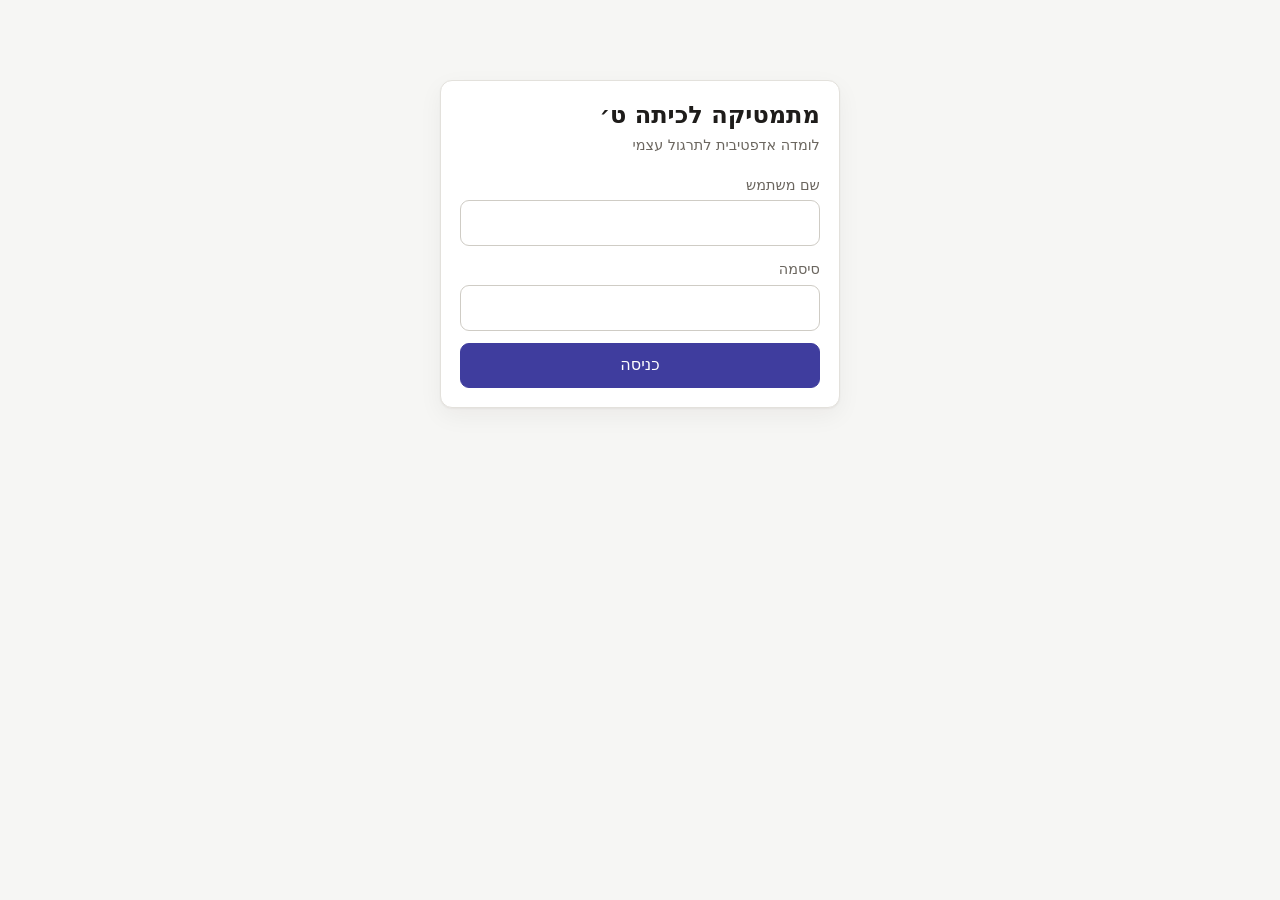
<file: index.html>
<!DOCTYPE html>
<html lang="he" dir="rtl">
<head>
  <meta charset="UTF-8">
  <meta name="viewport" content="width=device-width, initial-scale=1">
  <title>מתמטיקה לכיתה ט׳ — לומדה אדפטיבית לתרגול עצמי</title>
  <link rel="stylesheet" href="css/style.css">
</head>
<body>
  <header class="app-header" id="app-header" hidden>
    <div class="brand">
      מתמטיקה לכיתה ט׳
      <small>לומדה אדפטיבית לתרגול עצמי</small>
    </div>
    <nav id="nav"></nav>
  </header>
  <main id="app">
    <p class="muted">טוען…</p>
  </main>
  <script type="module" src="js/main.js"></script>
</body>
</html>
</file>
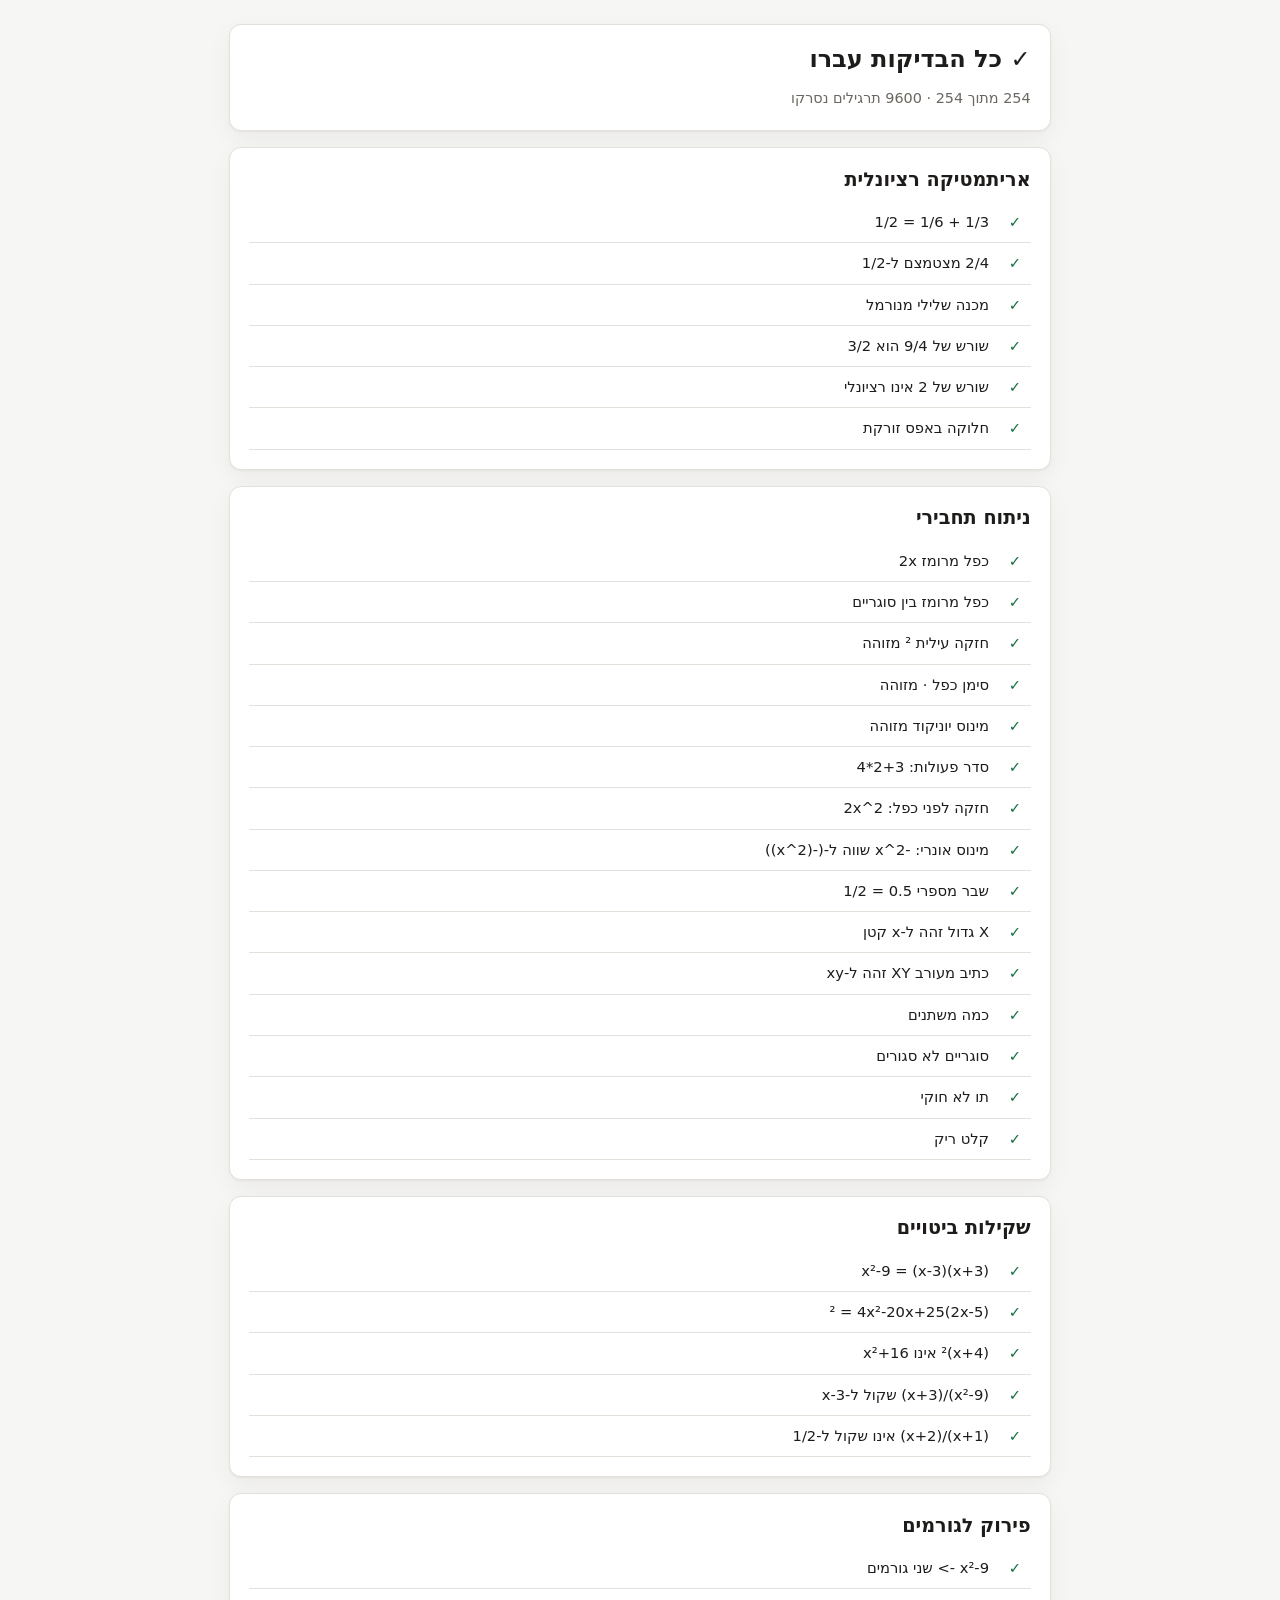
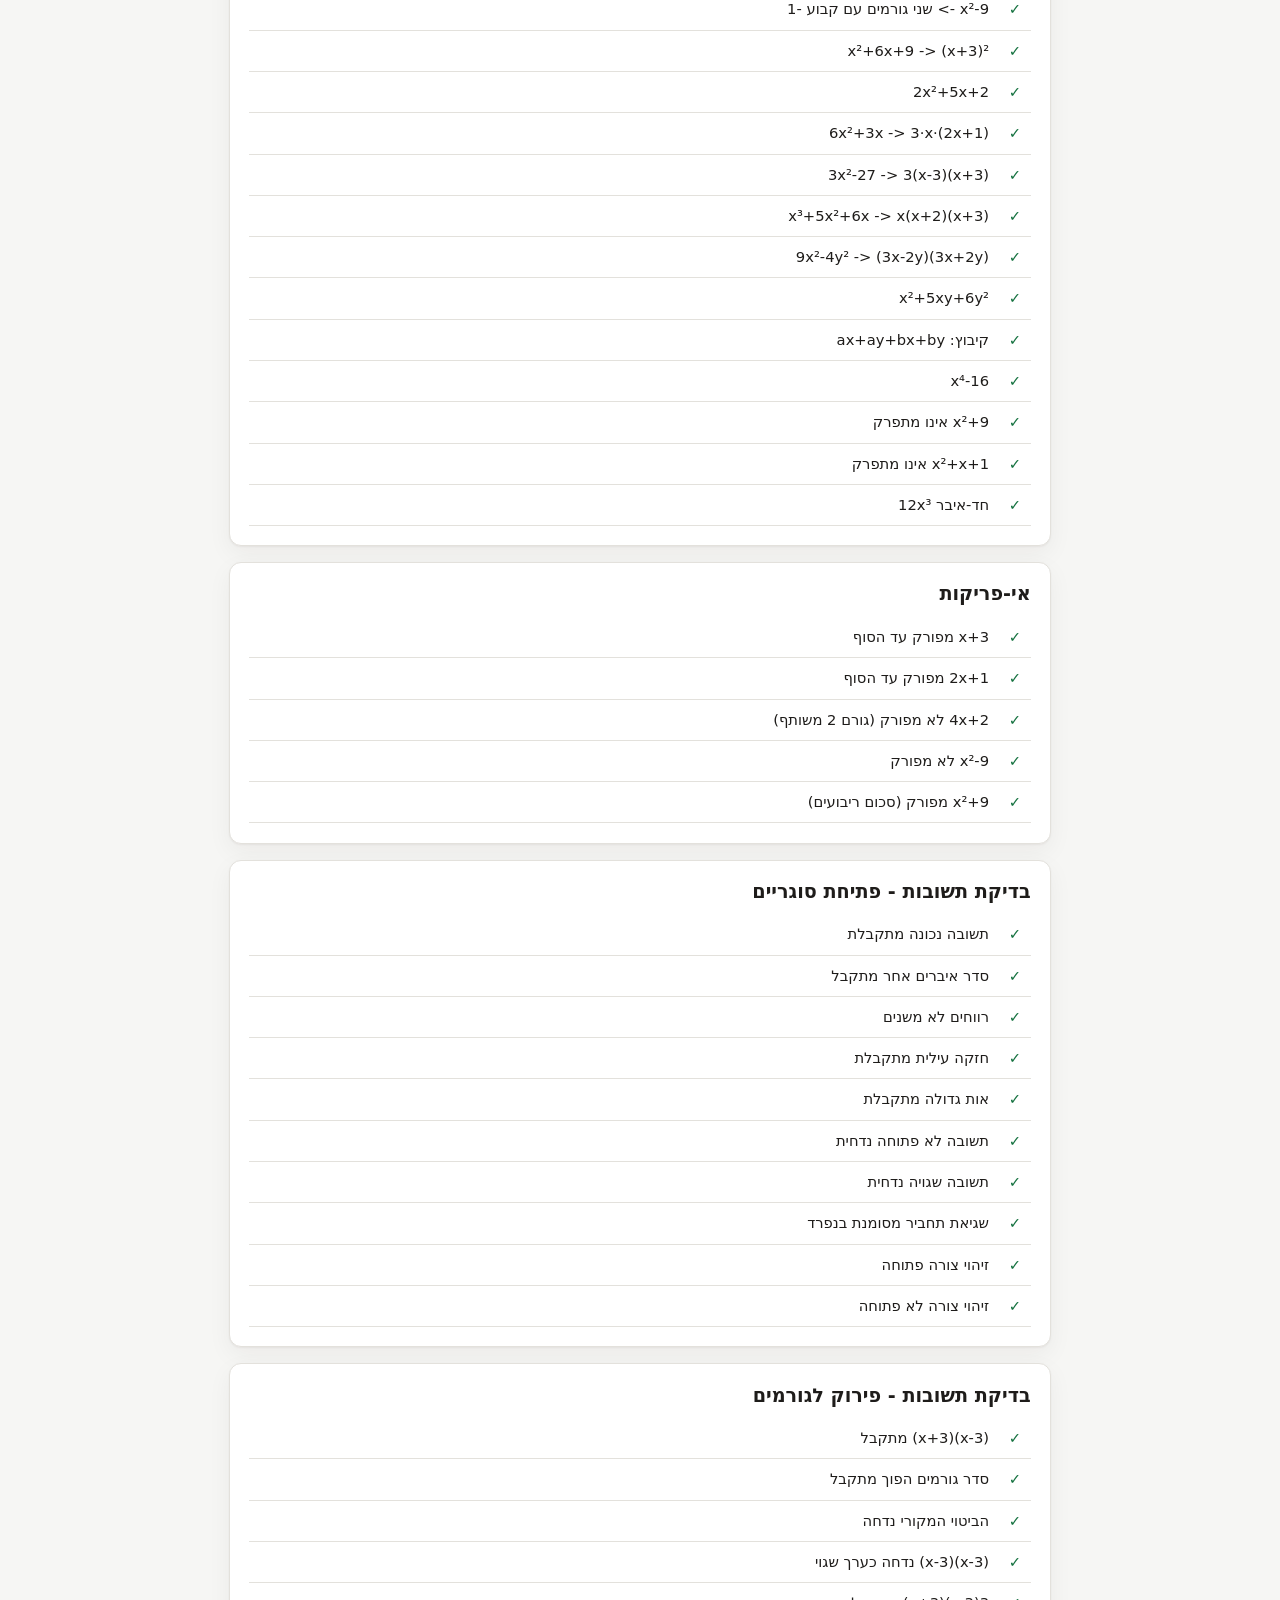
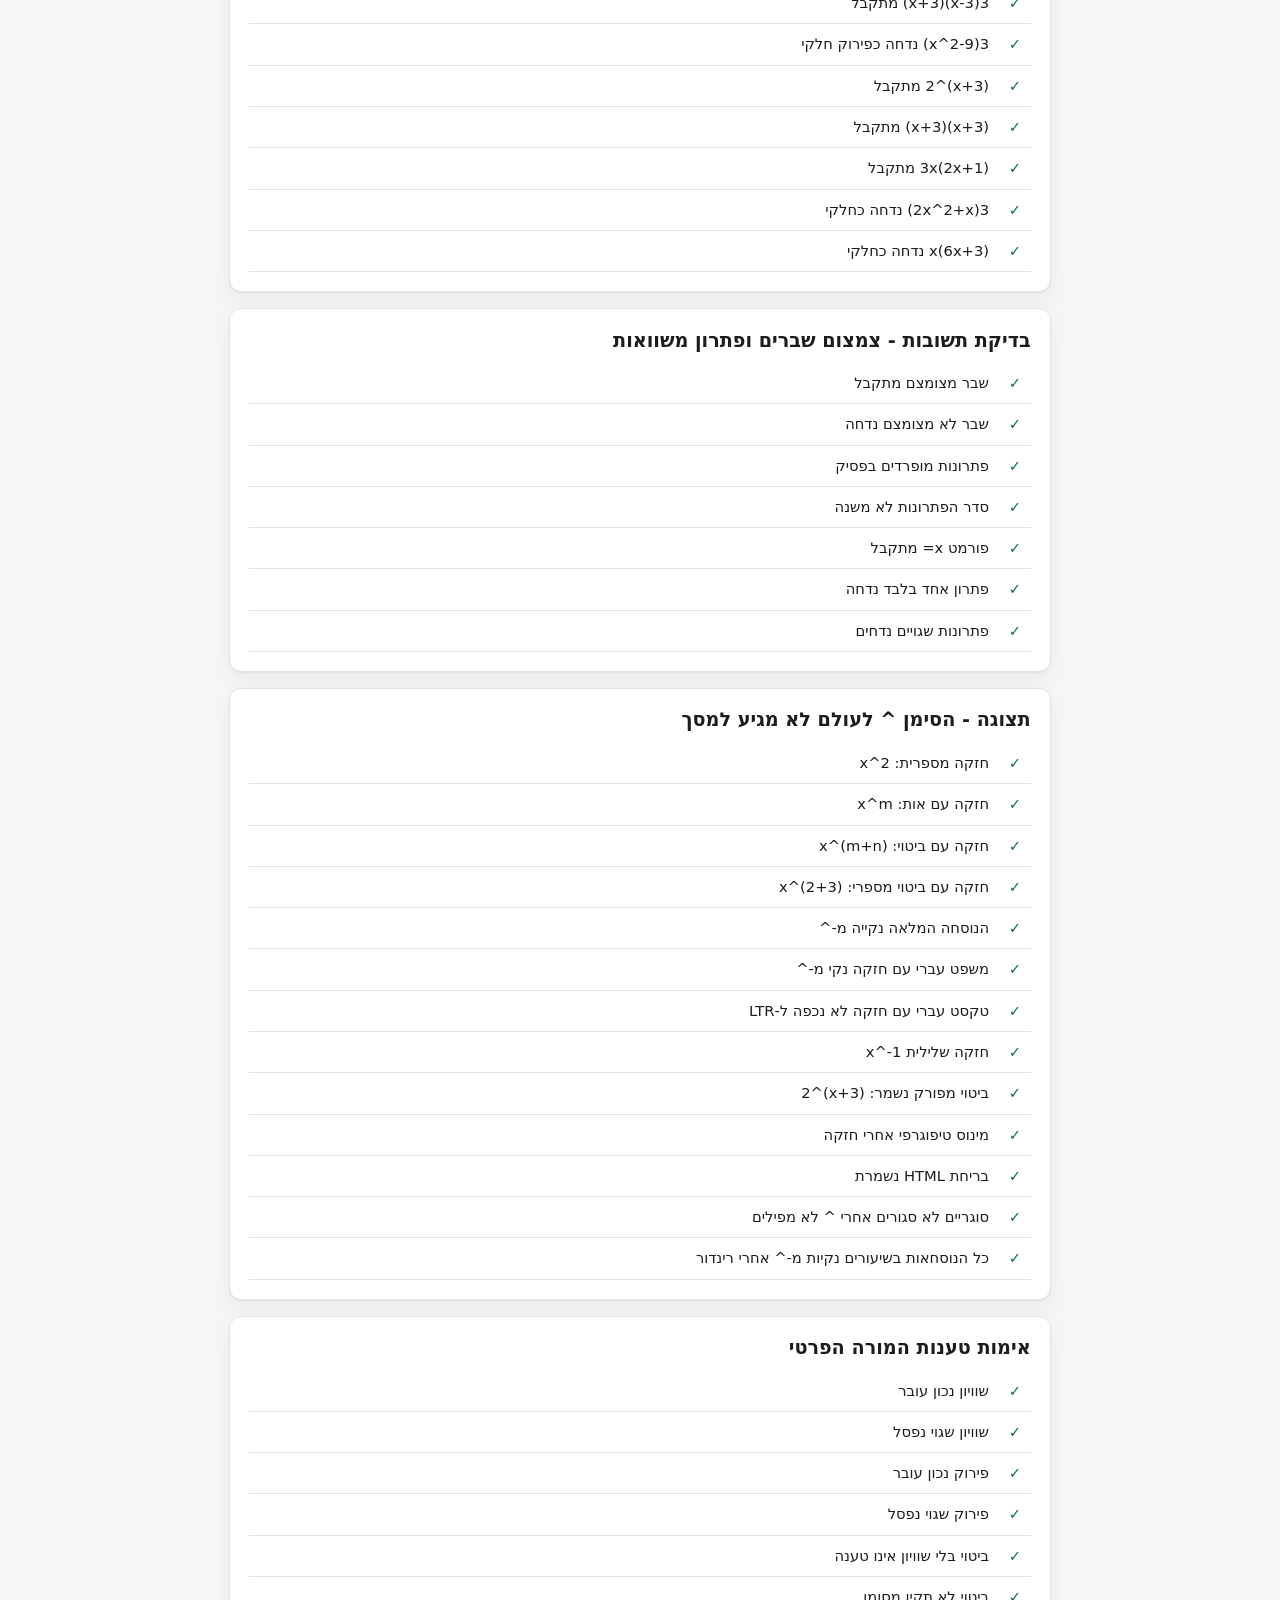
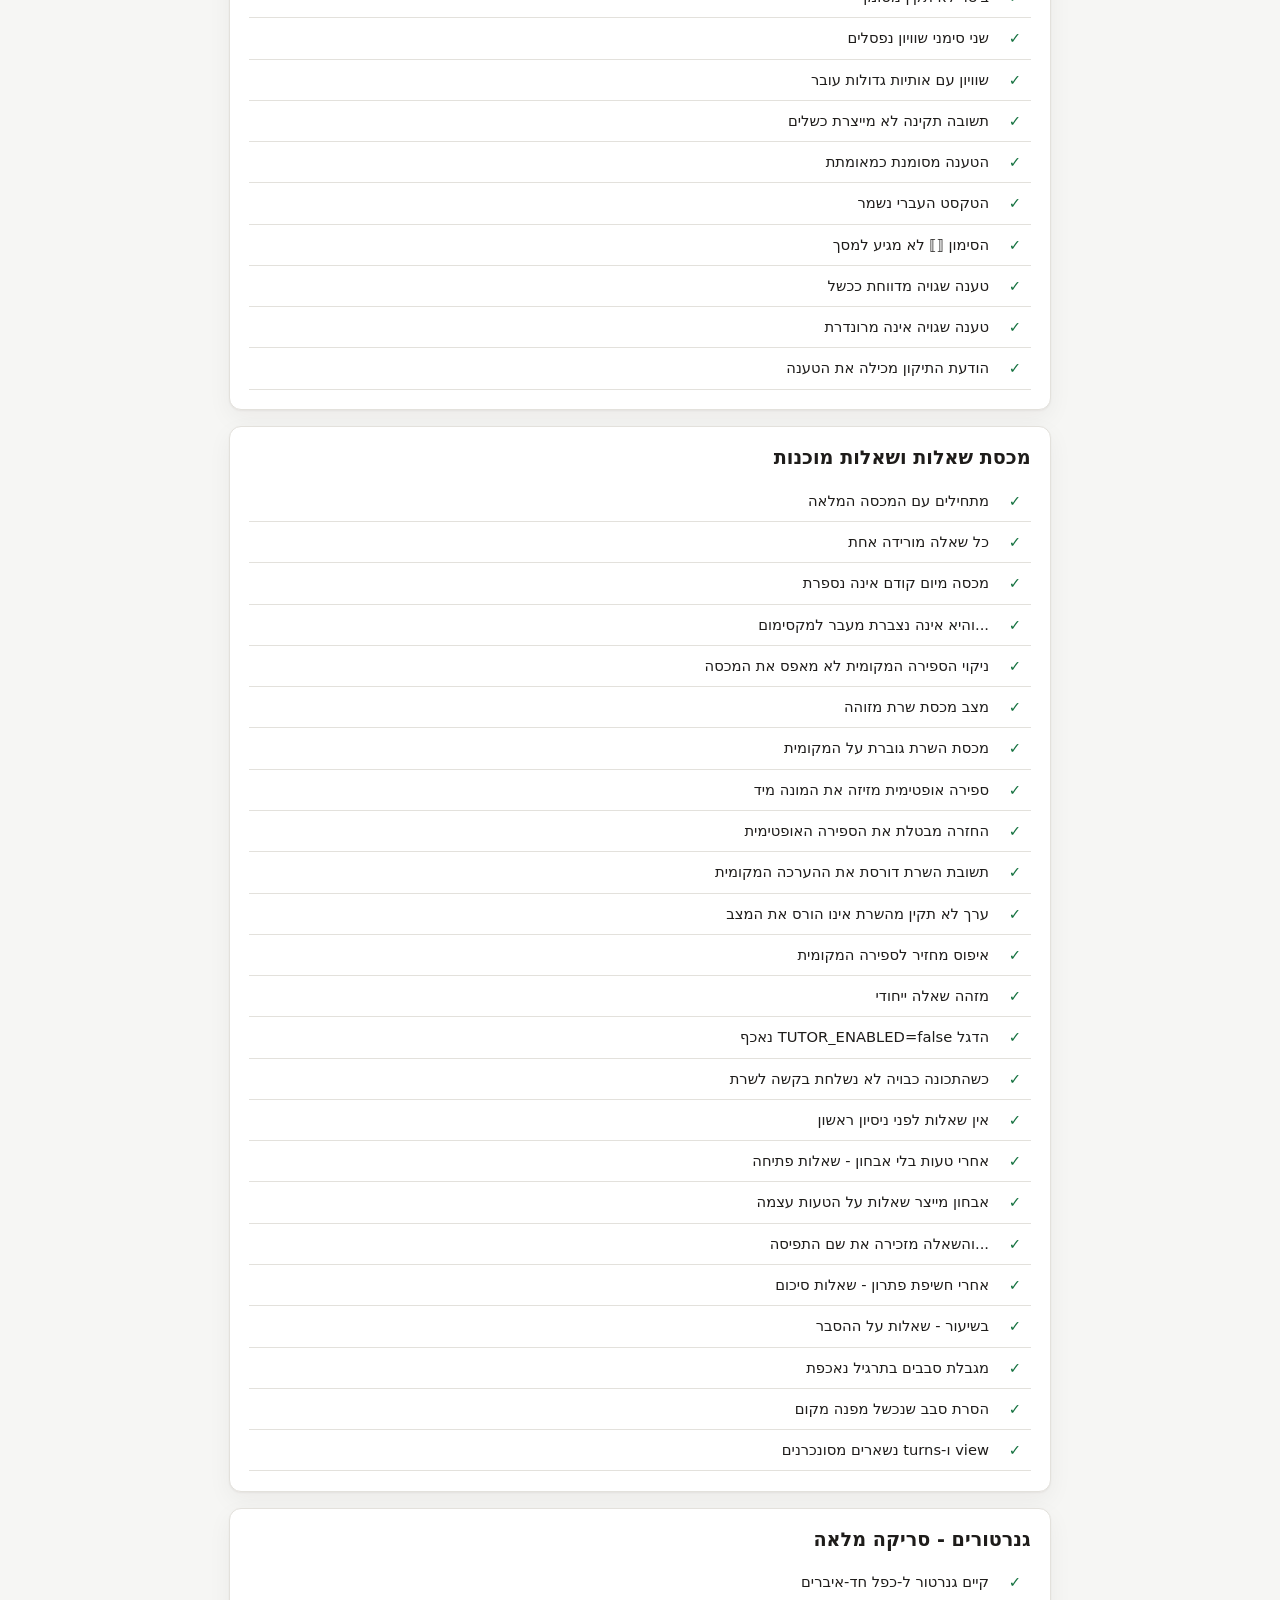
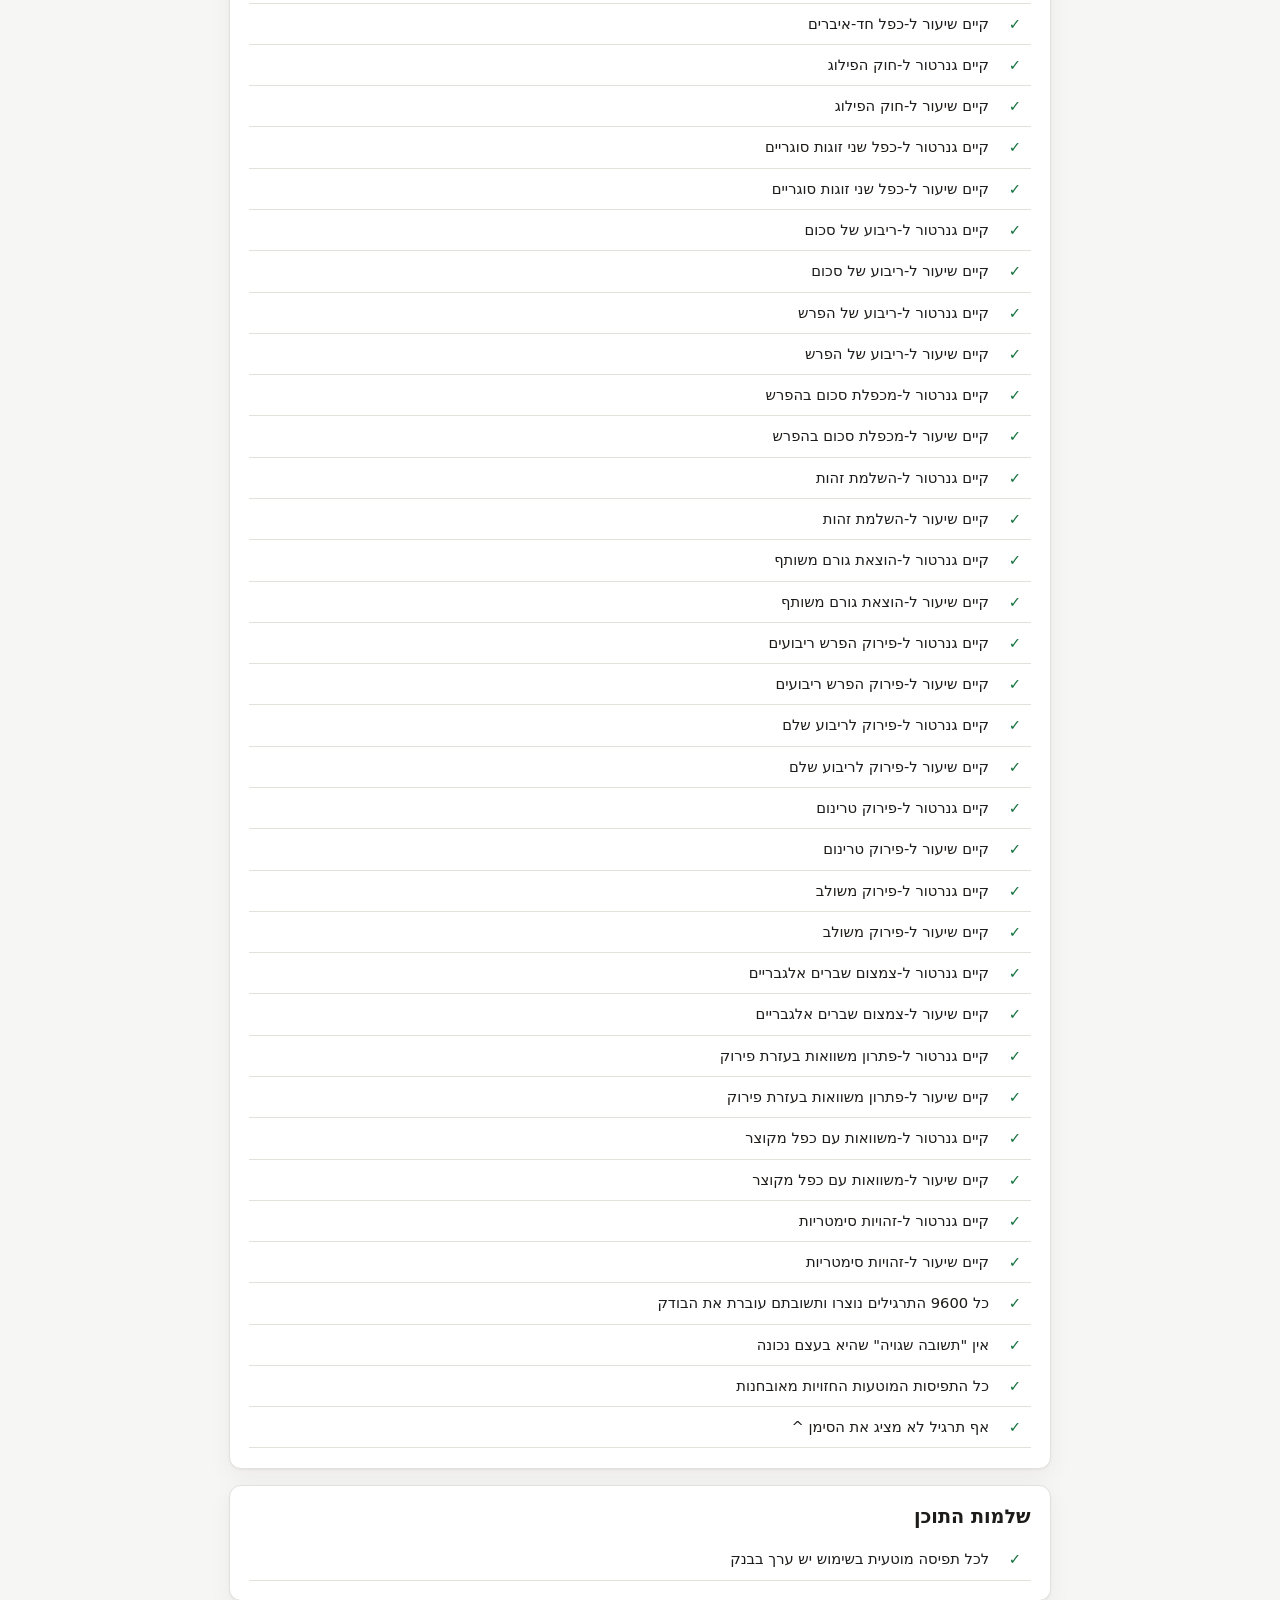
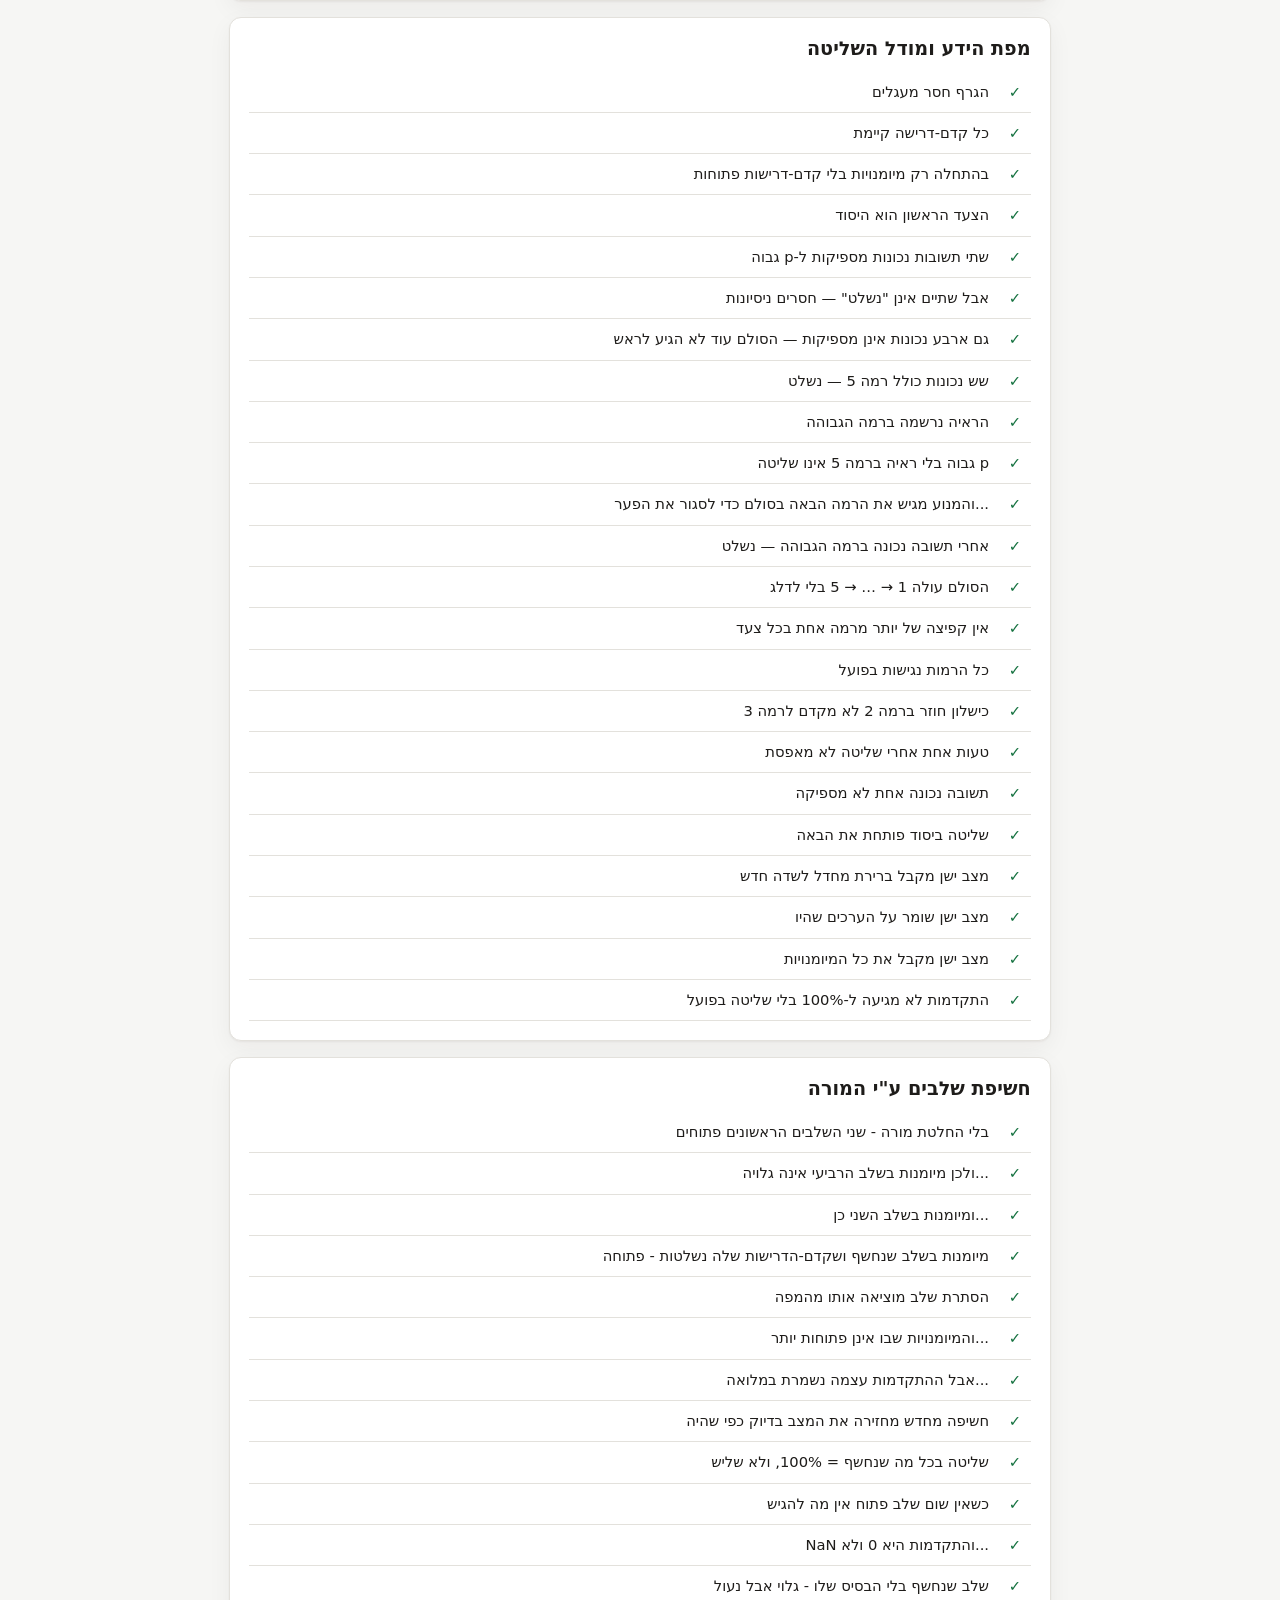
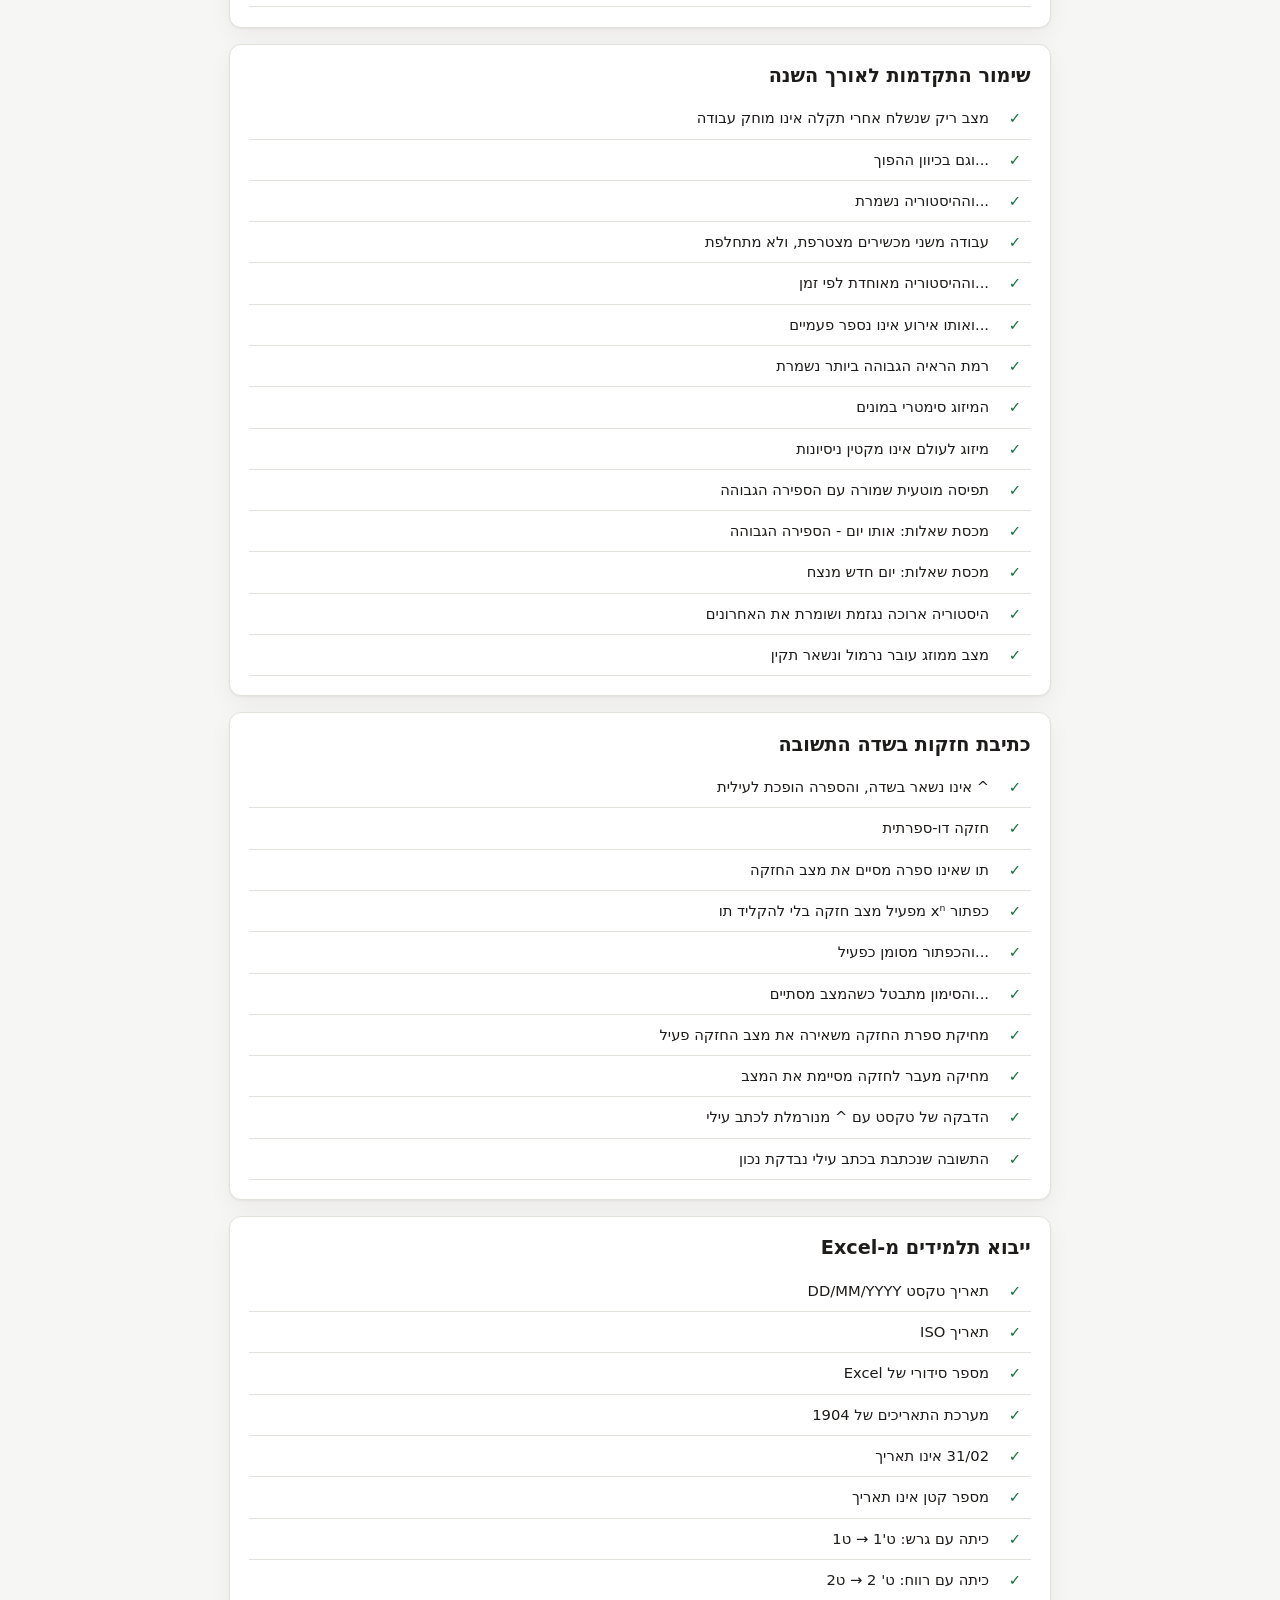
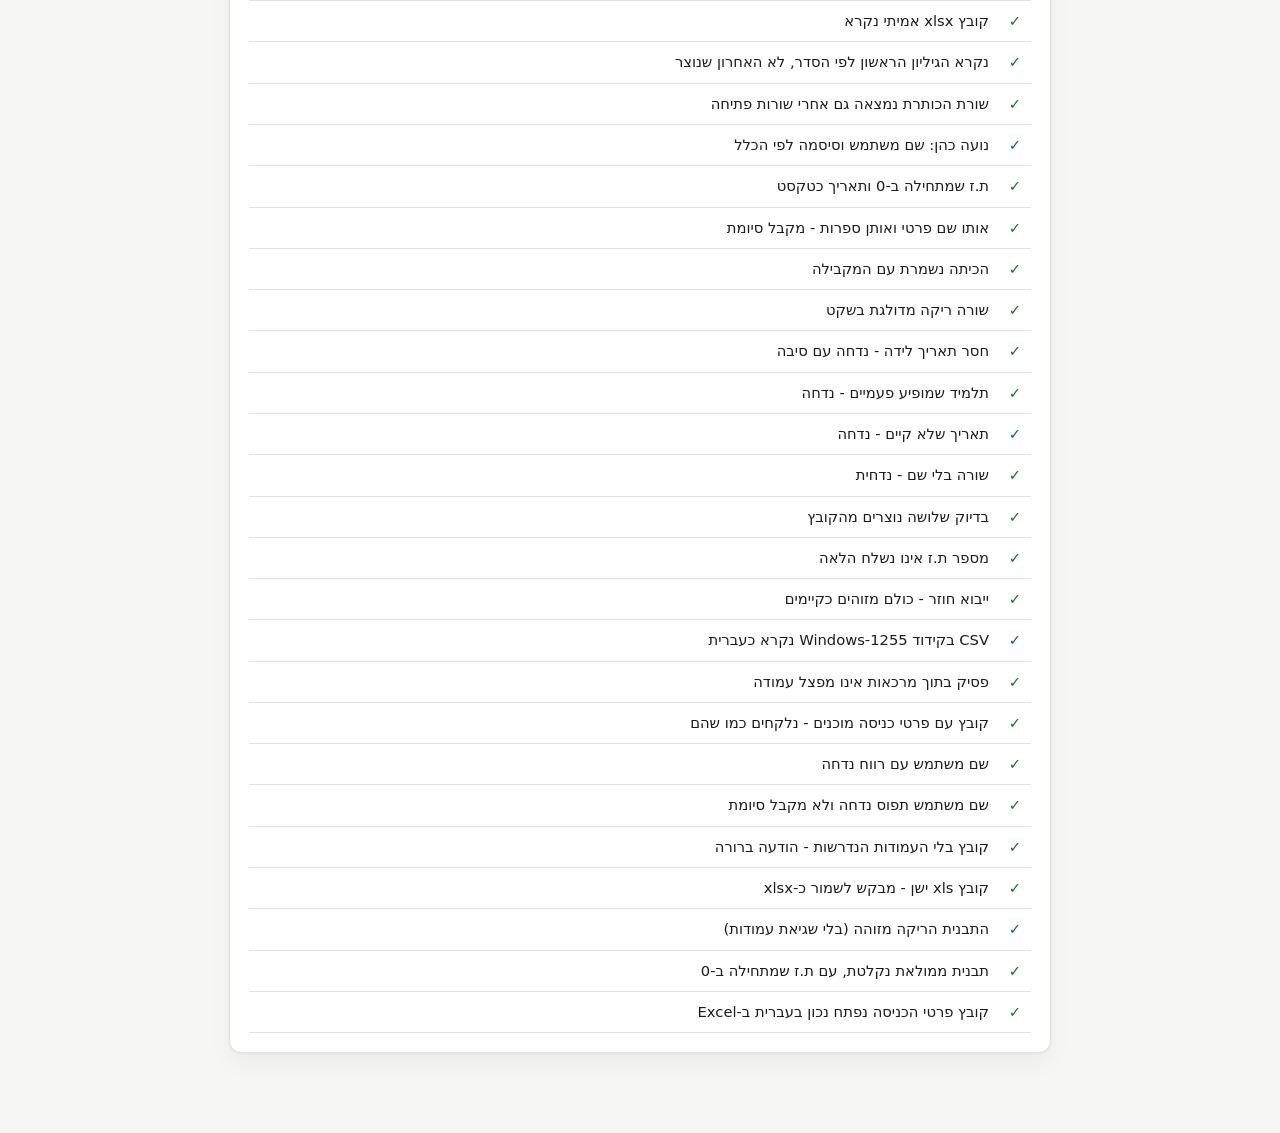
<file: tests/index.html>
<!DOCTYPE html>
<html lang="he" dir="rtl">
<head>
  <meta charset="UTF-8">
  <meta name="viewport" content="width=device-width, initial-scale=1">
  <title>בדיקות — מתמטיקה לכיתה ט׳</title>
  <link rel="stylesheet" href="../css/style.css">
</head>
<body>
  <main id="app"><p class="muted">מריץ בדיקות…</p></main>
  <script type="module">
    import { runAndReport } from './tests.js';
    runAndReport(document.getElementById('app'));
  </script>
</body>
</html>
</file>
<file: css/style.css>
/* ==========================================================================
   לומדת מתמטיקה ט' - עיצוב
   ממשק RTL, נקי ורגוע. הביטויים המתמטיים תמיד LTR בתוך זרימה עברית.
   ========================================================================== */

:root {
  --bg: #f6f6f4;
  --surface: #ffffff;
  --surface-2: #fbfbfa;
  --border: #e3e1dc;
  --border-strong: #cfccc5;
  --text: #1e1c1a;
  --text-dim: #6b665f;
  --accent: #3f3d9e;
  --accent-soft: #ecebf8;
  --ok: #14713f;
  --ok-soft: #e4f3ea;
  --warn: #8a5a00;
  --warn-soft: #fbf0da;
  --err: #a32036;
  --err-soft: #fbe9ec;
  --radius: 12px;
  --shadow: 0 1px 2px rgba(30, 28, 26, .05), 0 8px 24px rgba(30, 28, 26, .05);
}

* { box-sizing: border-box; }

/* חייב להופיע לפני הכללים שמגדירים display: כלל כמו .app-header{display:flex}
   גובר על ברירת המחדל של [hidden], והכותרת הייתה מופיעה גם במסך הכניסה. */
[hidden] { display: none !important; }

body {
  margin: 0;
  font-family: "Segoe UI", "Assistant", "Rubik", system-ui, sans-serif;
  background: var(--bg);
  color: var(--text);
  direction: rtl;
  line-height: 1.65;
  -webkit-font-smoothing: antialiased;
}

h1, h2, h3 { line-height: 1.3; margin: 0 0 .5em; font-weight: 650; }
h1 { font-size: 1.5rem; }
h2 { font-size: 1.2rem; }
h3 { font-size: 1rem; }
p { margin: 0 0 .8em; }

/* -------------------------------------------------------------- פריסה */
.app-header {
  background: var(--surface);
  border-bottom: 1px solid var(--border);
  padding: .7rem 1.2rem;
  display: flex;
  align-items: center;
  gap: 1rem;
  position: sticky;
  top: 0;
  z-index: 20;
}
.app-header .brand { font-weight: 700; letter-spacing: -.01em; }
.app-header .brand small { display: block; font-weight: 400; font-size: .75rem; color: var(--text-dim); }
.app-header nav { margin-inline-start: auto; display: flex; gap: .3rem; flex-wrap: wrap; }

main { max-width: 860px; margin: 0 auto; padding: 1.5rem 1.2rem 4rem; }

.card {
  background: var(--surface);
  border: 1px solid var(--border);
  border-radius: var(--radius);
  padding: 1.2rem;
  box-shadow: var(--shadow);
  margin-bottom: 1rem;
}

.stack { display: flex; flex-direction: column; gap: .75rem; }
.row { display: flex; gap: .6rem; flex-wrap: wrap; align-items: center; }
.spread { display: flex; justify-content: space-between; align-items: center; gap: 1rem; }
.muted { color: var(--text-dim); font-size: .9rem; }

/* -------------------------------------------------------------- כפתורים */
button {
  font: inherit;
  cursor: pointer;
  border-radius: 9px;
  border: 1px solid var(--border-strong);
  background: var(--surface);
  color: var(--text);
  padding: .5rem .95rem;
  transition: background .12s, border-color .12s, transform .06s;
}
button:hover:not(:disabled) { background: var(--surface-2); border-color: var(--text-dim); }
button:active:not(:disabled) { transform: translateY(1px); }
button:disabled { opacity: .5; cursor: not-allowed; }
button.primary { background: var(--accent); border-color: var(--accent); color: #fff; }
button.primary:hover:not(:disabled) { background: #34327f; border-color: #34327f; }
button.ghost { border-color: transparent; background: transparent; color: var(--accent); }
button.ghost:hover:not(:disabled) { background: var(--accent-soft); }
button.small { padding: .3rem .6rem; font-size: .85rem; }

input[type=text], input[type=password], select {
  font: inherit;
  padding: .55rem .7rem;
  border: 1px solid var(--border-strong);
  border-radius: 9px;
  background: var(--surface);
  color: var(--text);
  width: 100%;
}
input:focus, select:focus, button:focus-visible {
  outline: 2px solid var(--accent);
  outline-offset: 1px;
}
label { font-size: .9rem; color: var(--text-dim); display: block; margin-bottom: .2rem; }

/* -------------------------------------------------------------- ביטויים */
.expr {
  font-family: "Cambria Math", "Latin Modern Math", Georgia, "Times New Roman", serif;
  font-size: 1.05em;
  white-space: nowrap;
  unicode-bidi: isolate;
}
.expr sup { font-size: .72em; }
.exercise-expr { font-size: 1.9rem; display: block; margin: .6rem 0 1rem; letter-spacing: .01em; }
.answer-input {
  font-family: "Cambria Math", Georgia, serif;
  font-size: 1.25rem;
  direction: ltr;
  text-align: left;
}

/* -------------------------------------------------------------- מקלדת סמלים */
.symbol-bar { display: flex; gap: .35rem; flex-wrap: wrap; margin-top: .5rem; }
.symbol-bar button {
  font-family: "Cambria Math", Georgia, serif;
  min-width: 2.3rem;
  padding: .3rem .5rem;
  font-size: 1rem;
}
/* מצב חזקה פעיל: הספרות הבאות ייכתבו בכתב עילי */
.symbol-bar button.on,
.symbol-bar button.on:hover:not(:disabled) {
  background: var(--accent); border-color: var(--accent); color: #fff;
}

/* -------------------------------------------------------------- משוב */
.feedback { border-radius: var(--radius); padding: .9rem 1rem; margin-top: 1rem; border: 1px solid; }
.feedback.ok { background: var(--ok-soft); border-color: #b8dcc6; color: var(--ok); }
.feedback.err { background: var(--err-soft); border-color: #f0c4cc; color: var(--err); }
.feedback.warn { background: var(--warn-soft); border-color: #ecd9ab; color: var(--warn); }
.feedback strong { display: block; margin-bottom: .25rem; }
.feedback .expr { color: var(--text); }

.tutor {
  margin-top: .8rem;
  background: var(--accent-soft);
  border: 1px solid #d2cff0;
  border-radius: var(--radius);
  padding: .85rem 1rem;
}
.tutor .tutor-label {
  font-size: .75rem; font-weight: 700; letter-spacing: .04em;
  color: var(--accent); text-transform: uppercase; margin-bottom: .5rem;
}
.tutor-q {
  font-weight: 600;
  color: var(--accent);
  margin-bottom: .25rem;
}
.tutor-q::before { content: "› "; opacity: .6; }
.tutor-a { margin-bottom: .9rem; }
.tutor-a:last-of-type { margin-bottom: .6rem; }
.tutor-actions { display: flex; gap: .4rem; flex-wrap: wrap; }
.tutor-actions button { background: var(--surface); }
.tutor-busy { color: var(--text-dim); font-style: italic; }
.tutor-note { font-size: .88rem; color: var(--text-dim); }
.tutor-note.err { color: var(--err); }
.tutor-meta {
  margin-top: .6rem; font-size: .78rem; color: var(--text-dim);
  border-top: 1px solid #d2cff0; padding-top: .45rem;
}

/* שוויון שעבר אימות מול המנוע המתמטי - הסימון דיסקרטי בכוונה, הוא
   מאשר ולא מכריז. שוויון שנכשל אינו מגיע לכאן כלל. */
.claim { white-space: nowrap; }
.claim.verified::after {
  content: "✓";
  font-size: .7em;
  color: var(--ok);
  margin-inline-start: .15em;
  vertical-align: super;
}

/* -------------------------------------------------------------- מפת ידע */
.stage-title {
  font-size: .78rem; font-weight: 700; letter-spacing: .06em;
  color: var(--text-dim); text-transform: none;
  margin: 1.4rem 0 .5rem;
}
.skill-grid { display: grid; grid-template-columns: repeat(auto-fill, minmax(215px, 1fr)); gap: .7rem; }
.skill-card {
  border: 1px solid var(--border);
  border-radius: var(--radius);
  background: var(--surface);
  padding: .8rem .9rem;
  text-align: start;
  width: 100%;
  display: block;
}
.skill-card.locked { opacity: .55; background: var(--surface-2); }
.skill-card.mastered { border-color: #b8dcc6; background: var(--ok-soft); }
.skill-card .title { font-weight: 650; margin-bottom: .1rem; }
.skill-card .sub { font-size: .82rem; color: var(--text-dim); }
.skill-card .lock-note { font-size: .78rem; color: var(--warn); margin-top: .35rem; }

.bar { height: 6px; background: var(--border); border-radius: 99px; overflow: hidden; margin-top: .5rem; }
.bar > span { display: block; height: 100%; background: var(--accent); border-radius: 99px; transition: width .35s; }
.bar.ok > span { background: var(--ok); }

.badge {
  display: inline-block; font-size: .74rem; padding: .1rem .5rem;
  border-radius: 99px; background: var(--accent-soft); color: var(--accent); font-weight: 600;
}
.badge.warn { background: var(--warn-soft); color: var(--warn); }
.badge.ok { background: var(--ok-soft); color: var(--ok); }

/* -------------------------------------------------------------- שיעור */
.lesson-block { margin-bottom: 1rem; }
.formula {
  background: var(--surface-2);
  border: 1px solid var(--border);
  border-inline-start: 3px solid var(--accent);
  border-radius: 8px;
  padding: .7rem .9rem;
  text-align: center;
}
.formula .expr { font-size: 1.25rem; }
.formula .note { font-size: .82rem; color: var(--text-dim); margin-top: .3rem; }
.example { background: var(--surface-2); border: 1px solid var(--border); border-radius: 8px; padding: .8rem .9rem; }
.example .steps { margin: .6rem 0 .2rem; display: flex; flex-direction: column; gap: .6rem; }
.example .step-label {
  display: block;
  font-size: .82rem;
  font-weight: 700;
  color: var(--accent);
  letter-spacing: .01em;
}
.example .step-body { display: block; padding-inline-start: .2rem; }
.example .result {
  font-weight: 650;
  margin-top: .7rem;
  padding-top: .6rem;
  border-top: 1px solid var(--border);
}
.note-warn {
  background: var(--warn-soft); border: 1px solid #ecd9ab;
  border-radius: 8px; padding: .7rem .9rem;
}
.note-warn strong { display: block; color: var(--warn); }

/* -------------------------------------------------------------- טבלה */
table { width: 100%; border-collapse: collapse; font-size: .92rem; }
th, td { text-align: start; padding: .5rem .6rem; border-bottom: 1px solid var(--border); }
th { font-size: .8rem; color: var(--text-dim); font-weight: 600; }
tbody tr:hover { background: var(--surface-2); }

/* -------------------------------------------------------------- הודעות */
.toast {
  position: fixed; inset-block-end: 1.2rem; inset-inline-start: 50%;
  transform: translateX(50%);
  background: var(--text); color: #fff;
  padding: .6rem 1.1rem; border-radius: 99px; font-size: .9rem;
  box-shadow: var(--shadow); z-index: 100;
}
.toast.err { background: var(--err); }

.center-page { max-width: 400px; margin: 3.5rem auto; }

/* -------------------------------------------------------------- ניהול תלמידים */
.table-wrap { overflow-x: auto; }
.drop {
  display: flex; flex-direction: column; align-items: center; gap: .3rem;
  padding: 1.6rem 1rem; text-align: center; cursor: pointer;
  border: 2px dashed var(--border-strong); border-radius: var(--radius);
  background: var(--surface-2); color: var(--text); font-size: 1rem;
}
.drop:hover { border-color: var(--accent); background: var(--accent-soft); }
.grid-form {
  display: grid; gap: .7rem; align-items: end;
  grid-template-columns: repeat(auto-fit, minmax(11rem, 1fr));
}
.grid-form label input { margin-top: .25rem; }
details summary { cursor: pointer; }
.print-only { display: none; }

/* רשימת פרטי הכניסה מודפסת לבד - בלי כותרת האתר ובלי שאר המסך */
@media print {
  .app-header, .no-print, .toast { display: none !important; }
  .print-only { display: block; }
  body, main { background: #fff; padding: 0; }
  .card { box-shadow: none; border: none; padding: 0; }
  tbody tr:hover { background: none; }
  tr { break-inside: avoid; }
}

@media (max-width: 560px) {
  .exercise-expr { font-size: 1.5rem; white-space: normal; }
  main { padding: 1rem .8rem 3rem; }
}
</file>
